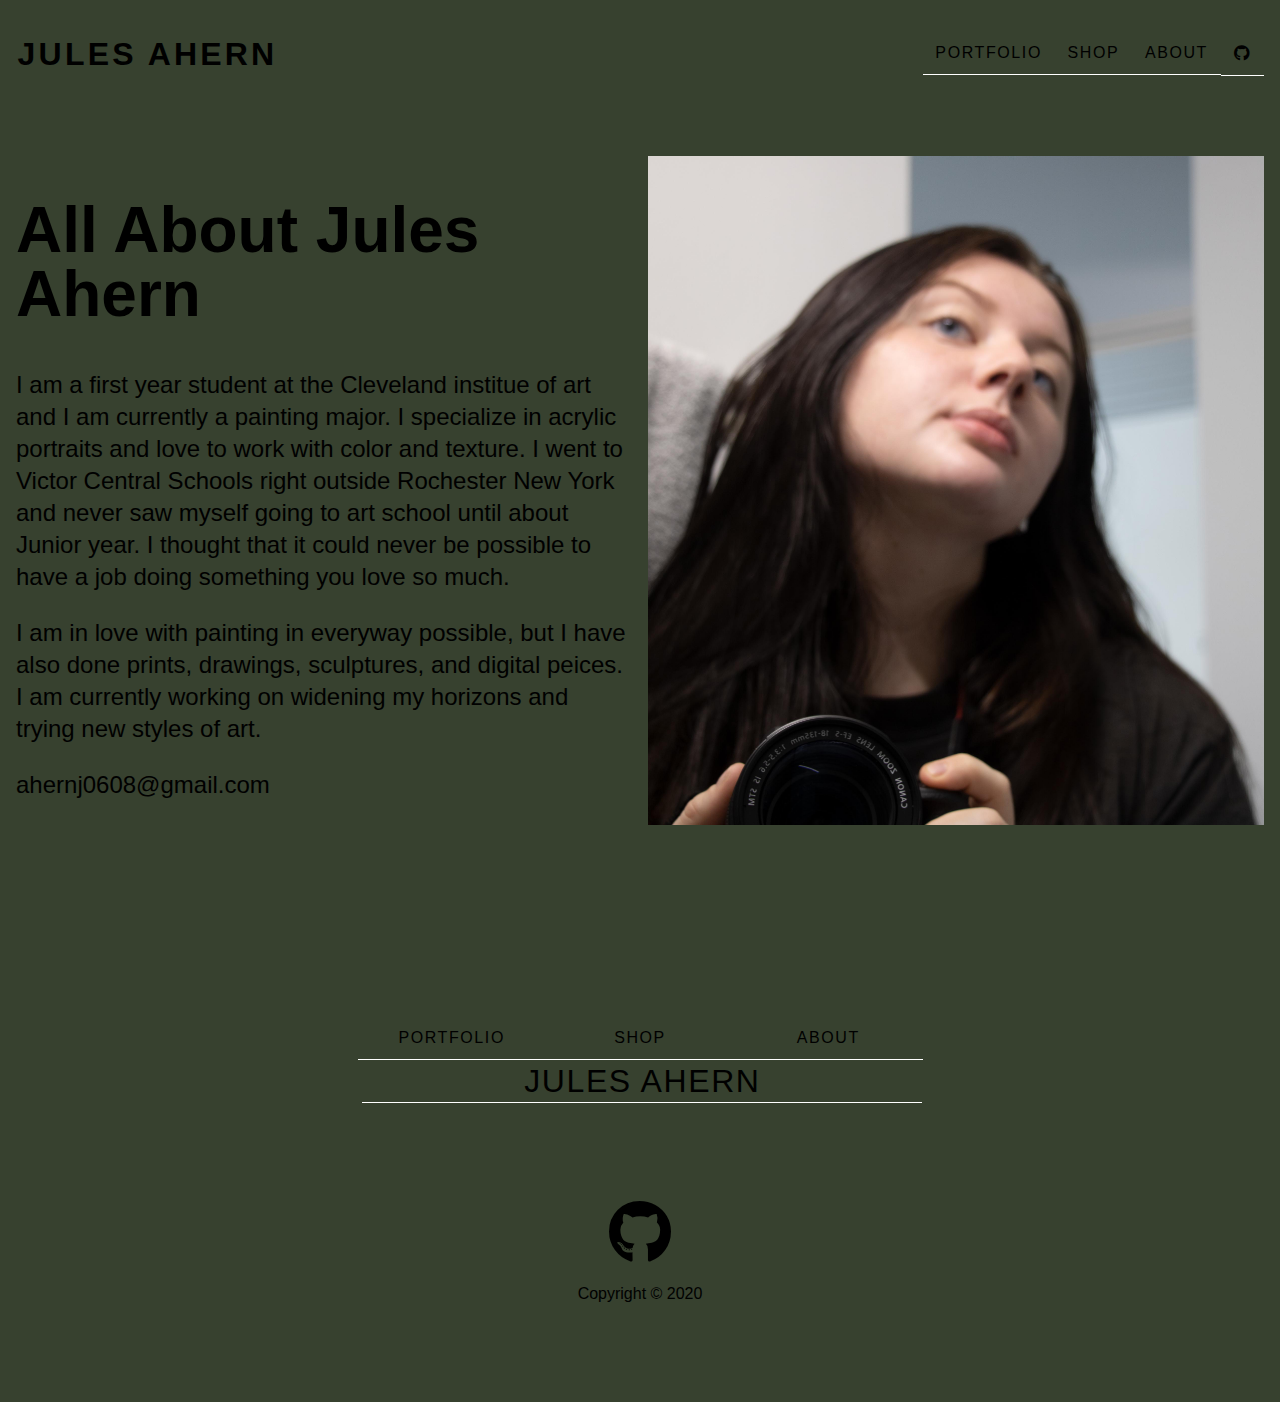
<file: about.html>
<!DOCTYPE html>
<html lang="en">
  <head>
    <meta charset="UTF-8" />
    <meta name="viewport" content="width=device-width, initial-scale=1.0" />
    <link rel="stylesheet" href="css/styles.css" />
    <link rel="stylesheet" href="css/glightbox.min.css" />
    <link rel="stylesheet" href="css/all.min.css" />
    <title>About Jules Ahern</title>
  </head>
  <body>
      <header>
      <nav class="nav-bar">
        <h1 class="logo"><a href="index.html">Jules Ahern</a></h1>
        <ul class="nav-menu">
          <li class="nav-item">
            <a href="portfolio.html">Portfolio</a>
          </li>
          <li class="nav-item">
            <a href="shop.html">Shop</a>
          </li>
          <li class="nav-item">
            <a href="about.html">About</a>
          </li>
          <li class="nav-item social-nav-item">
            <a href="https://github.com/JulesAhern" aria-label="Link to Github"
              ><i class="fab fa-github" aria-hidden="true"></i
            ></a>
          </li>
        </ul>
      </nav>
    </header>

    <main class="about-page">
        <section class="about-text">
            <h1>All About Jules Ahern</h1>
            <p>I am a first year student at the Cleveland institue of art and I am currently a painting major. I specialize in acrylic portraits and love to work with color and texture. I went to Victor Central Schools right outside Rochester New York and never saw myself going to art school until about Junior year. I thought that it could never be possible to have a job doing something you love so much.   </p>
            <p>I am in love with painting in everyway possible, but I have also done prints, drawings, sculptures, and digital peices. I am currently working on widening my horizons and trying new styles of art. </p>
            <p>ahernj0608@gmail.com</p>
        </section>
        <section class="about-image">
            <img src="img/jules-ahern-about-me-photo.jpg" alt="picture of me">
        </section>
    </main>

    <footer>
    </section>
    <nav class="nav-bar footer-nav">
      <ul class="nav-menu">
        <li class="nav-item">
          <a href="portfolio.html">Portfolio</a>
        </li>
        <li class="nav-item">
            <a href="shop.html">Shop</a>
          </li>
          <li class="nav-item">
            <a href="about.html">About</a>
          </li>
          <li class="nav-item logo footer-logo">
            <a href="index.html">Jules Ahern</a>
          </li>
    </ul>
    </nav>
    <section class="footer-social">
            <a href="https://github.com/JulesAhern" aria-label="Link to Github"
              ><i class="fab fa-github fa-4x" aria-hidden="true"></i
            ></a>
    </section>
    <p class="footer-copyright">Copyright &copy; 2020</p>
    </footer>
  </body>
</html>
</file>
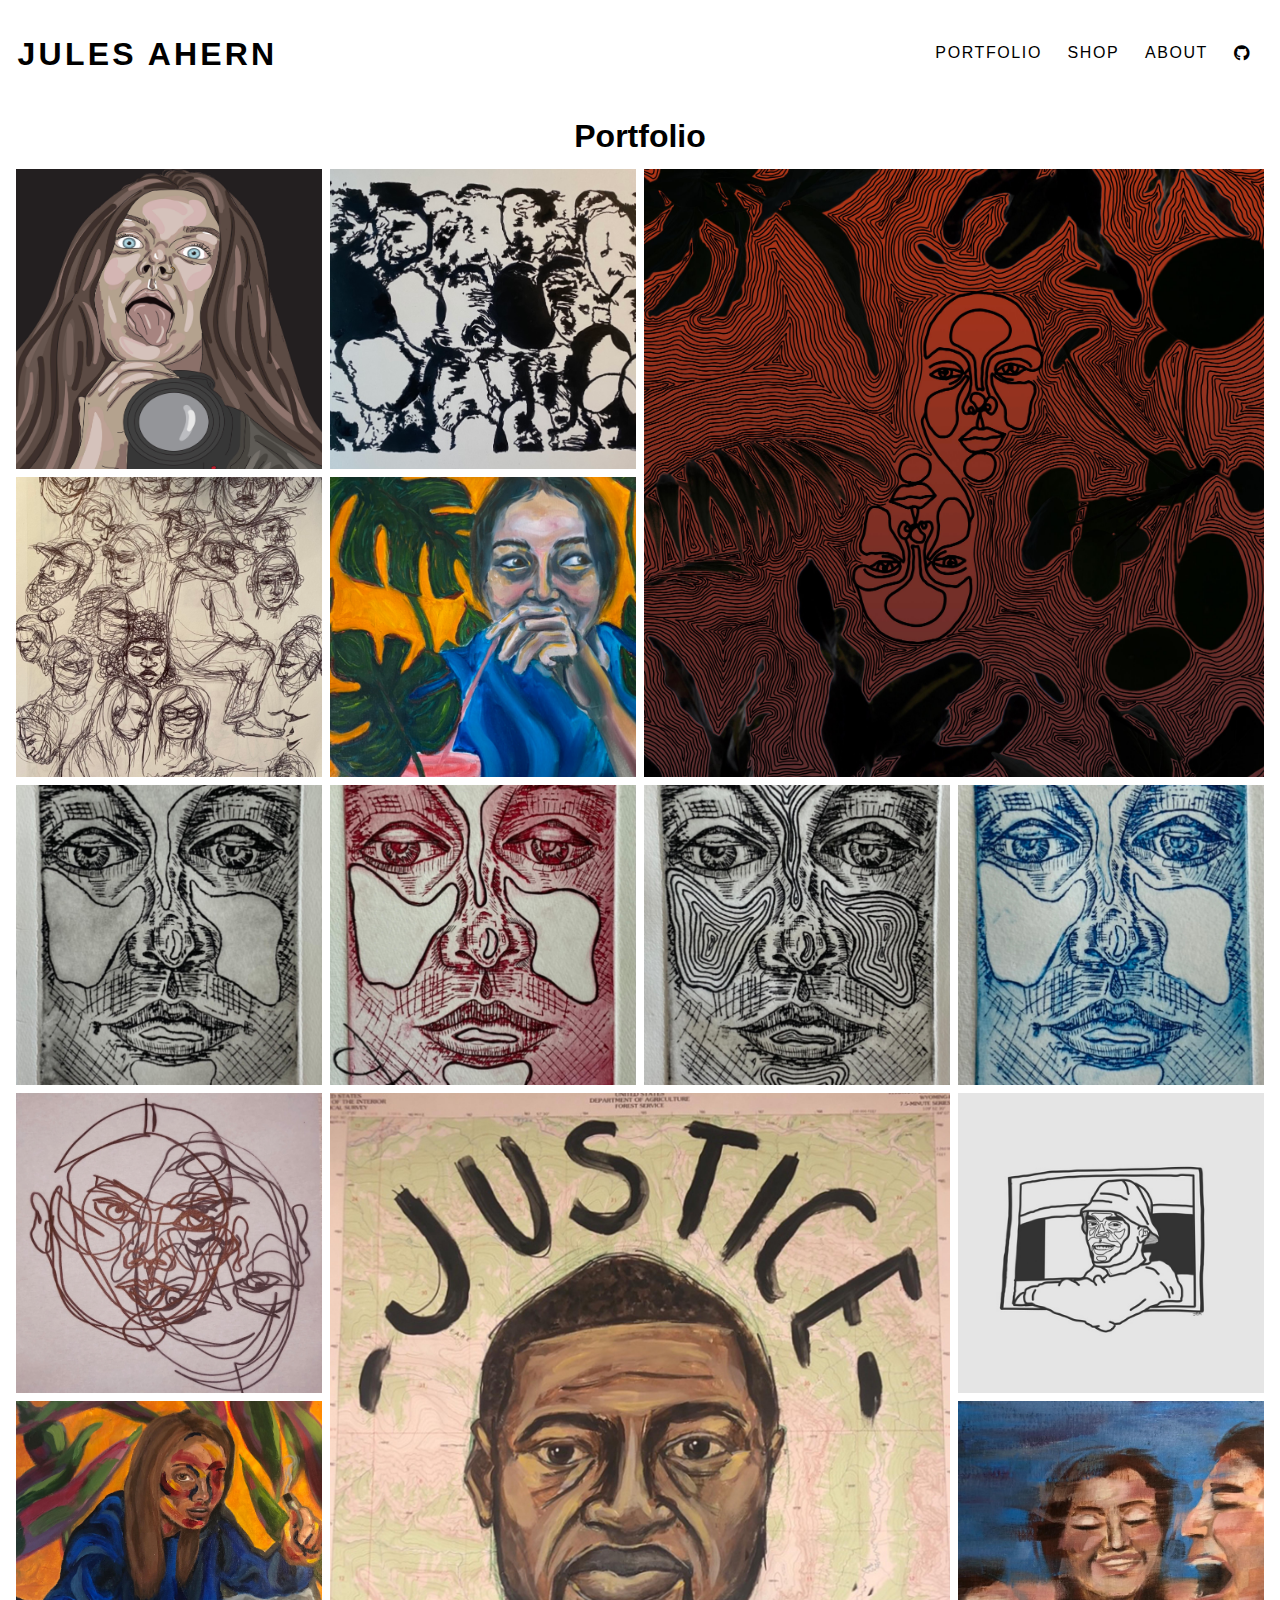
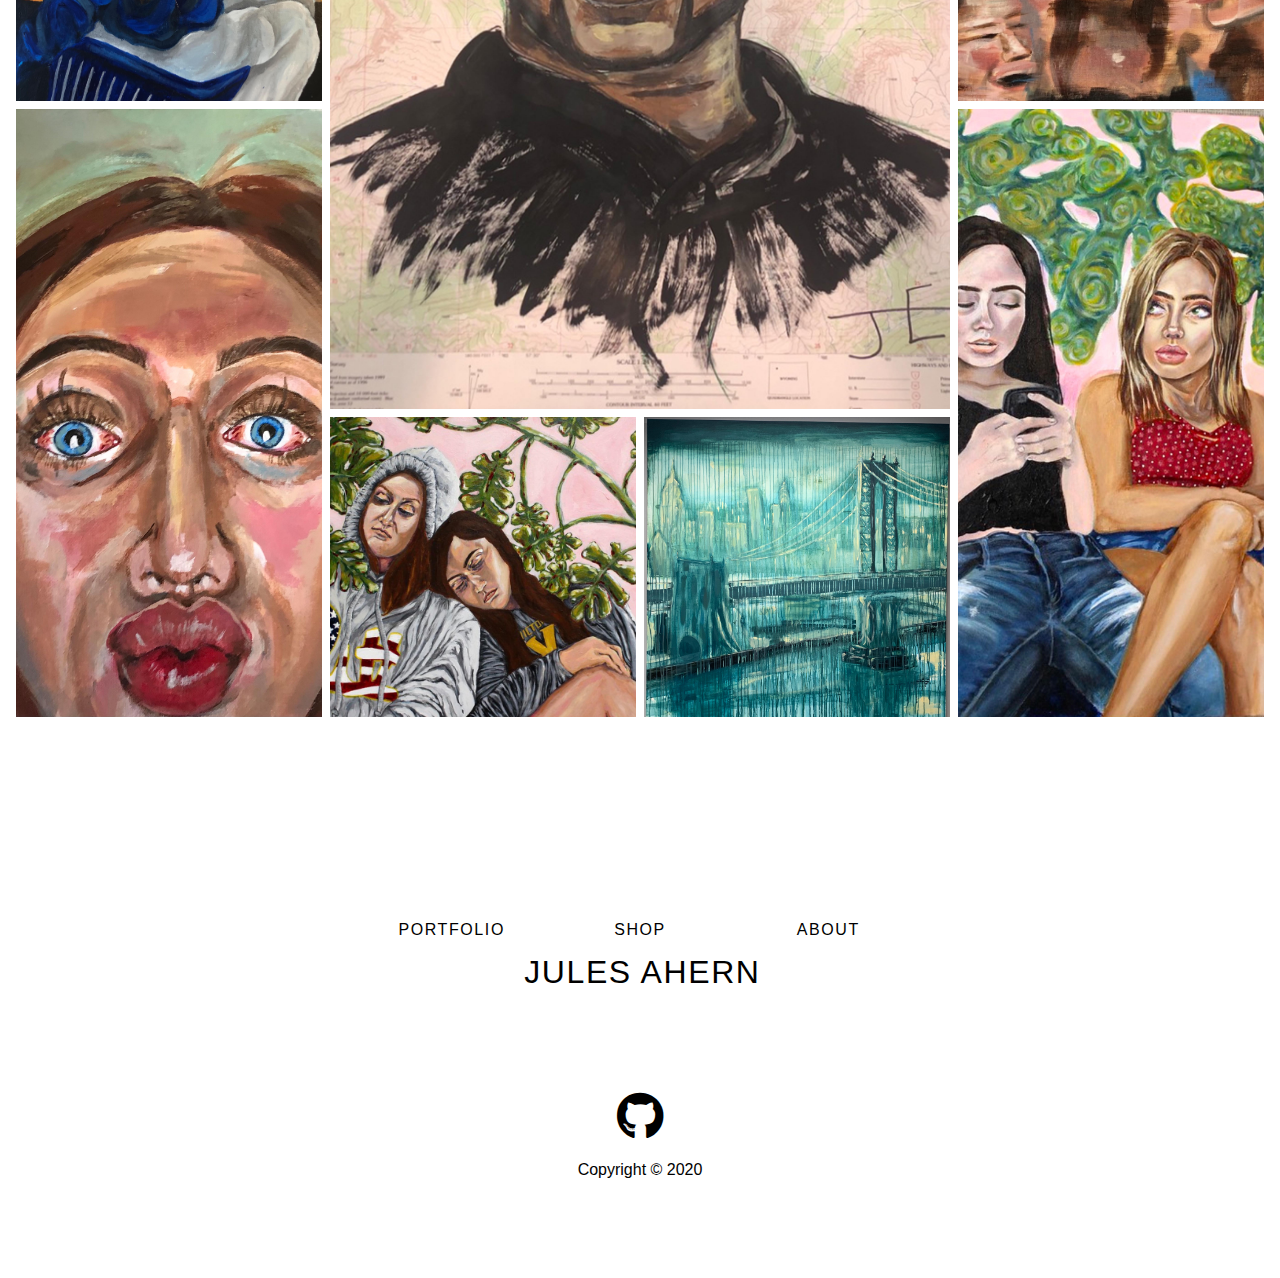
<file: portfolio.html>
<!DOCTYPE html>
<html lang="en">
  <head>
    <meta charset="UTF-8" />
    <meta name="viewport" content="width=device-width, initial-scale=1.0" />
    <link rel="stylesheet" href="css/styles.css" />
    <link rel="stylesheet" href="css/glightbox.min.css" />
    <link rel="stylesheet" href="css/all.min.css" />
    <title>Jules Ahern Portfolio</title>
    <style>
        body{
            background-color: white;
        }
    </style>
  </head>
  <body>
      <header>
      <nav class="nav-bar">
        <h1 class="logo"><a href="index.html">Jules Ahern</a></h1>
        <ul class="nav-menu">
          <li class="nav-item">
            <a href="portfolio.html">Portfolio</a>
          </li>
          <li class="nav-item">
            <a href="shop.html">Shop</a>
          </li>
          <li class="nav-item">
            <a href="about.html">About</a>
          </li>
          <li class="nav-item social-nav-item">
            <a href="https://github.com/JulesAhern" aria-label="Link to Github"
              ><i class="fab fa-github" aria-hidden="true"></i
            ></a>
          </li>
        </ul>
      </nav>
    </header>
<main class="gallery-page">
   <center><h1>Portfolio</h1></center> 
    <section class="portfolio-gallery gallery-span">
        <div class="gallery-item">
            <a href="img/jules-ahern-selfportrait-camera.jpg" class="glightbox"><img src="img/jules-ahern-selfportrait-camera.jpg" alt="Digital Drawing of Myself and Camera" class="gallery-img" title="Digital Drawing of Myself and a Camera"gallery-img"></a>
        </div>
        <div class="gallery-item">
            <a href="img/jules-ahern-fingerprints.jpg" class="glightbox"><img src="img/jules-ahern-fingerprints.jpg" alt="Painting of my Fingerprints" class="gallery-img" title="Painting of my Fingerprints"gallery-img"></a>
        </div>
        <div class="gallery-item w-2 h-2">
            <a href="img/jules-ahern-personality-selfportrait.jpg" class="glightbox"><img src="img/jules-ahern-personality-selfportrait.jpg" alt="Digital Drawing of Myself and Plants" class="gallery-img" title="Digital Drawing of Myself and Plants"gallery-img"></a>
        </div>
        <div class="gallery-item">
            <a href="img/jules-ahern-contourline-people.jpg" class="glightbox"><img src="img/jules-ahern-contourline-people.jpg" alt="Contour Line Drawing of People" class="gallery-img" title="Contour Line Drawinf of People"gallery-img"></a>
        </div>
        <div class="gallery-item">
            <a href="img/jules-ahern-hannah-painting.jpg" class="glightbox"><img src="img/jules-ahern-hannah-painting.jpg" alt="Painting of Hannah" class="gallery-img" title="Painting of my Bestfriend"gallery-img"></a>
        </div>
        <div class="gallery-item">
            <a href="img/jules-ahern-face-print-balck.jpg" class="glightbox"><img src="img/jules-ahern-face-print-balck.jpg" alt="Print of Face in Black" class="gallery-img" title="Print of face in Black"gallery-img"></a>
        </div>
        <div class="gallery-item">
            <a href="img/jules-ahern-face-print-red.jpg" class="glightbox"><img src="img/jules-ahern-face-print-red.jpg" alt="Print and drawing of Face in Red" class="gallery-img" title="Print and Drawing of Face in Red"gallery-img"></a>
        </div>
        <div class="gallery-item">
            <a href="img/jules-ahern-face-print-drawing-black.jpg" class="glightbox"><img src="img/jules-ahern-face-print-drawing-black.jpg" alt="Print and drawing in Black" class="gallery-img" title="Print and Drawing in Black"gallery-img"></a>
        </div>
        <div class="gallery-item">
            <a href="img/jules-ahern-face-print-blue.jpg" class="glightbox"><img src="img/jules-ahern-face-print-blue.jpg" alt="Print of Face in Blue" class="gallery-img" title="Print of Face in Blue"gallery-img"></a>
        </div>
        <div class="gallery-item">
            <a href="img/jules-ahern-contour-line-faces.jpg" class="glightbox"><img src="img/jules-ahern-contour-line-faces.jpg" alt="Contour Line Drawing of Face" class="gallery-img" title="Contour Line Drawing of Face"gallery-img"></a>
        </div>
        <div class="gallery-item w-2 h-3">
            <a href="img/jules-ahern-george-floyd-painting.jpg" class="glightbox"><img src="img/jules-ahern-george-floyd-painting.jpg" alt="Painting of George Floyd on Map" class="gallery-img" title="Painting of George Floyd on Map"gallery-img"></a>
        </div>
        <div class="gallery-item">
            <a href="img/jules-ahern-brockhampton.jpg" class="glightbox"><img src="img/jules-ahern-brockhampton.jpg" alt="Digital Drawing of Brockhampton" class="gallery-img" title="Digital Drawing of Brockhampton"gallery-img"></a>
        </div>
        <div class="gallery-item">
            <a href="img/jules-ahern-abby-painting.jpg" class="glightbox"><img src="img/jules-ahern-abby-painting.jpg" alt="Painting of Abby" class="gallery-img" title="Painting of my Friend"gallery-img"></a>
        </div>
        <div class="gallery-item">
            <a href="img/jules-ahern-staint-lawrence.jpg" class="glightbox"><img src="img/jules-ahern-staint-lawrence.jpg" alt="Paint of Aubrey's Friends" class="gallery-img" title="Painting of Girls in Motion"gallery-img"></a>
        </div>
        <div class="gallery-item h-2">
            <a href="img/jules-ahern-funny-self-portrait.jpg" class="glightbox"><img src="img/jules-ahern-funny-self-portrait.jpg" alt="Funny Painting of Myself" class="gallery-img" title="Funny Painting of Myself"gallery-img"></a>
        </div>
        <div class="gallery-item h-2">
            <a href="img/jules-ahern-hanna-julia-painting.jpg" class="glightbox"><img src="img/jules-ahern-hanna-julia-painting.jpg" alt="Painting of Hannah and Julia" class="gallery-img" title="Painting of my Friends"gallery-img"></a>
        </div>
        <div class="gallery-item">
            <a href="img/jules-ahern-hope-renee-painting.jpg" class="glightbox"><img src="img/jules-ahern-hope-renee-painting.jpg" alt="Painting of Hope and Renne" class="gallery-img" title="Paint of Friends"gallery-img"></a>
        </div>
        <div class="gallery-item">
            <a href="img/jules-ahern-bridge-painting.jpg" class="glightbox"><img src="img/jules-ahern-bridge-painting.jpg" alt="Painting of Blue Bridge class="gallery-img" title="Painting of Blue Bridge"gallery-img"></a>
        </div>
    </section>
</main>

    <footer>
    </section>
    <nav class="nav-bar footer-nav">
      <ul class="nav-menu">
        <li class="nav-item">
          <a href="portfolio.html">Portfolio</a>
        </li>
        <li class="nav-item">
            <a href="shop.html">Shop</a>
          </li>
          <li class="nav-item">
            <a href="about.html">About</a>
          </li>
          <li class="nav-item logo footer-logo">
            <a href="index.html">Jules Ahern</a>
          </li>
    </ul>
    </nav>
    <section class="footer-social">
            <a href="https://github.com/JulesAhern" aria-label="Link to Github"
              ><i class="fab fa-github fa-3x" aria-hidden="true"></i
            ></a>
    </section>
    <p class="footer-copyright">Copyright &copy; 2020</p>
    </footer>
    <script src="js/glightbox.min.js"></script>
    <script type="text/javascript">
    const lightbox = GLightbox({loop: true });</script>
  </body>
</html>
</file>
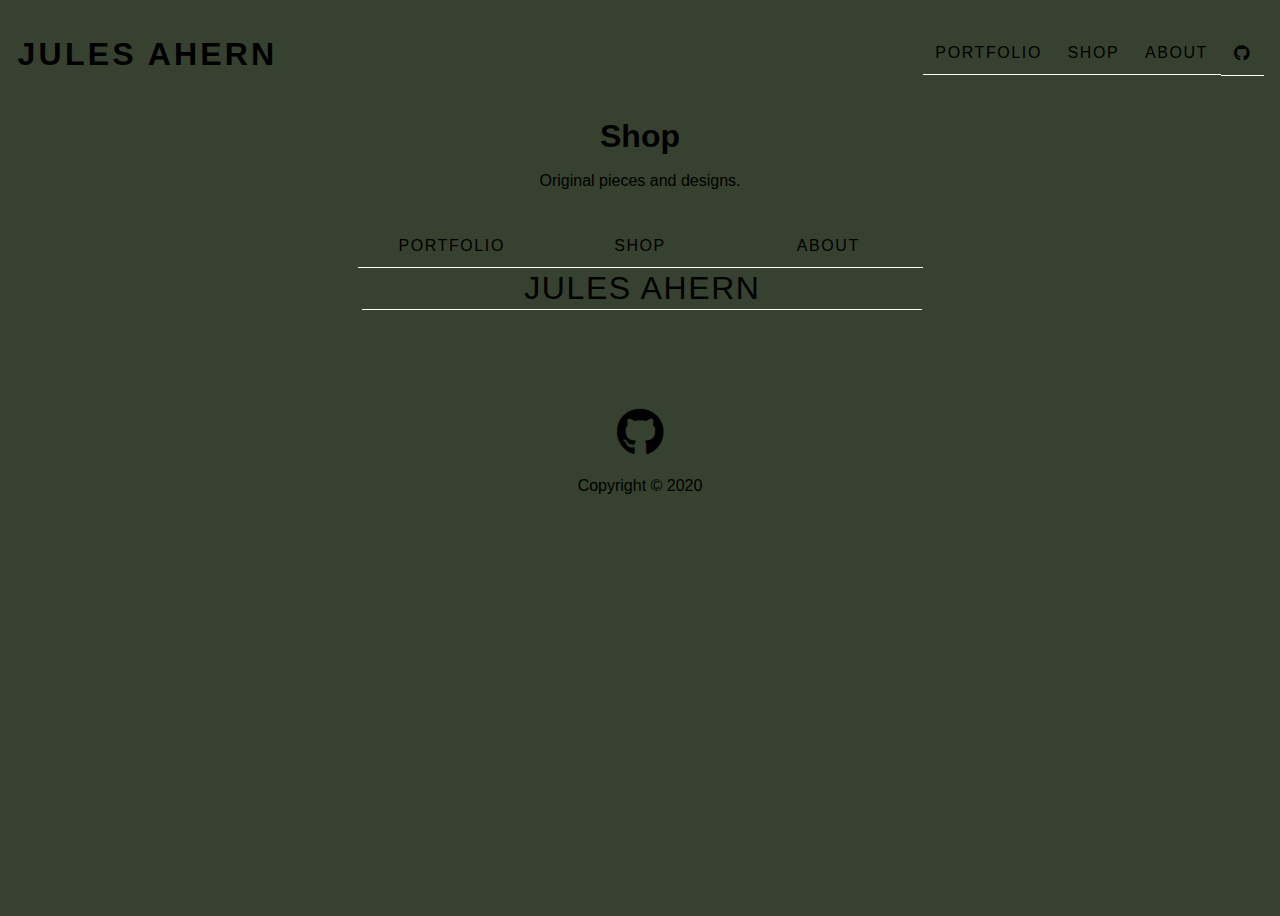
<file: shop.html>
<!DOCTYPE html>
<html lang="en">
  <head>
    <meta charset="UTF-8" />
    <meta name="viewport" content="width=device-width, initial-scale=1.0" />
    <link rel="stylesheet" href="css/styles.css" />
    <link rel="stylesheet" href="css/glightbox.min.css" />
    <link rel="stylesheet" href="css/all.min.css" />
    <title>Jules Ahern Homepage</title>
  </head>
  <body>
      <header>
      <nav class="nav-bar">
        <h1 class="logo"><a href="index.html">Jules Ahern</a></h1>
        <ul class="nav-menu">
          <li class="nav-item">
            <a href="portfolio.html">Portfolio</a>
          </li>
          <li class="nav-item">
            <a href="shop.html">Shop</a>
          </li>
          <li class="nav-item">
            <a href="about.html">About</a>
          </li>
          <li class="nav-item social-nav-item">
            <a href="https://github.com/JulesAhern" aria-label="Link to Github"
              ><i class="fab fa-github" aria-hidden="true"></i
            ></a>
          </li>
        </ul>
      </nav>
    </header>
    <main class="shop-page">
        <section class="text-box">
          <center><h1>Shop</h1></center>  
           <center><p>Original pieces and designs.</p></center> 
        </section>
        <section class="shop-box">
            <script type="text/javascript" src="https://www.redbubble.com/assets/external_portfolio.js"></script>
<script id="rb-xzfcxvzx" type="text/javascript">new RBExternalPortfolio('www.redbubble.com', 'jules-ahern', 3, 4).renderIframe();</script>
        </section>
    </main>
    <footer>
    </section>
    <nav class="nav-bar footer-nav">
      <ul class="nav-menu">
        <li class="nav-item">
          <a href="portfolio.html">Portfolio</a>
        </li>
        <li class="nav-item">
            <a href="shop.html">Shop</a>
          </li>
          <li class="nav-item">
            <a href="about.html">About</a>
          </li>
          <li class="nav-item logo footer-logo">
            <a href="index.html">Jules Ahern</a>
          </li>
    </ul>
    </nav>
    <section class="footer-social">
            <a href="https://github.com/JulesAhern" aria-label="Link to Github"
              ><i class="fab fa-github fa-3x" aria-hidden="true"></i
            ></a>
    </section>
    <p class="footer-copyright">Copyright &copy; 2020</p>
    </footer>
  </body>
</html>
</file>
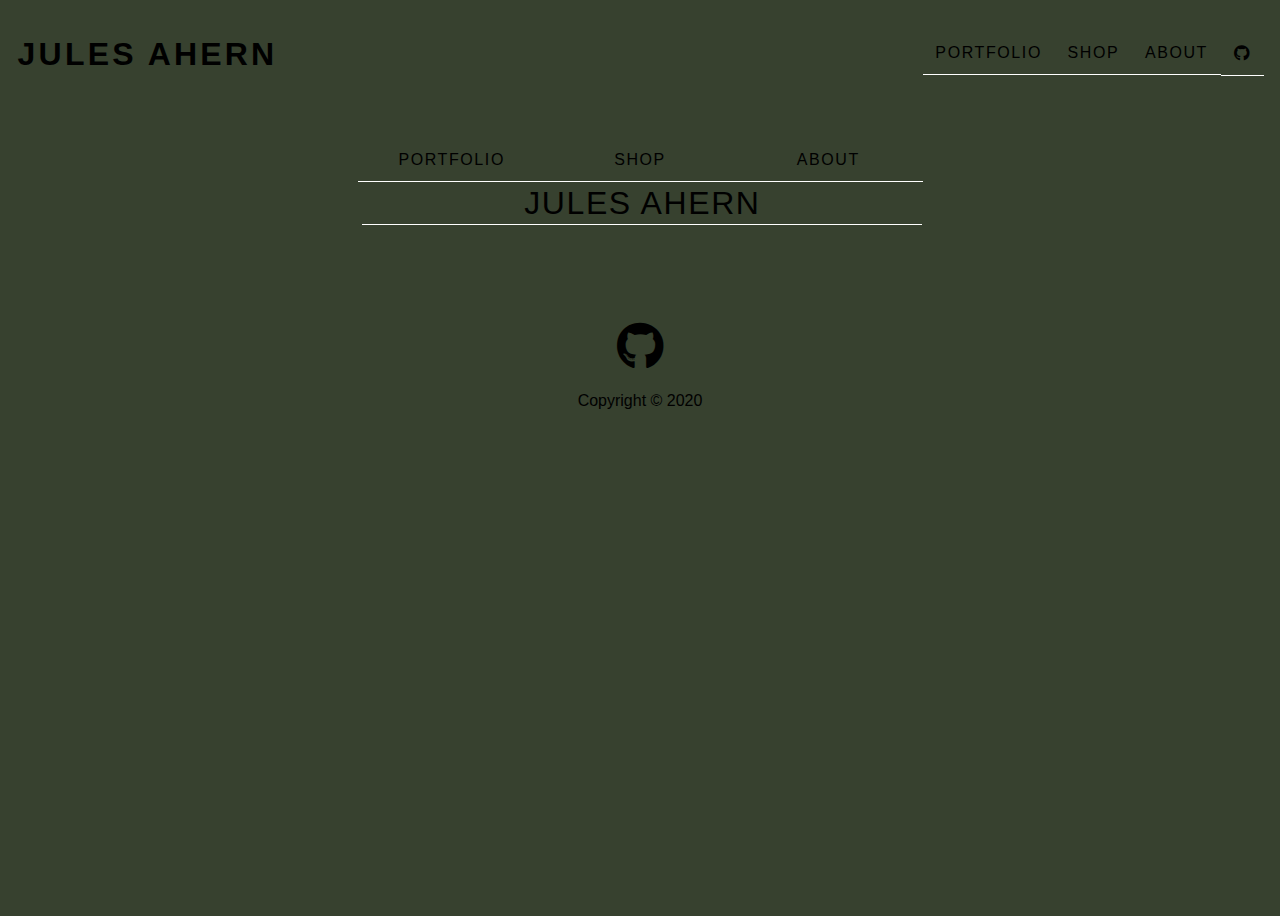
<file: template.html>
<!DOCTYPE html>
<html lang="en">
  <head>
    <meta charset="UTF-8" />
    <meta name="viewport" content="width=device-width, initial-scale=1.0" />
    <link rel="stylesheet" href="css/styles.css" />
    <link rel="stylesheet" href="css/glightbox.min.css" />
    <link rel="stylesheet" href="css/all.min.css" />
    <title>Jules Ahern Homepage</title>
  </head>
  <body>
      <header>
      <nav class="nav-bar">
        <h1 class="logo"><a href="index.html">Jules Ahern</a></h1>
        <ul class="nav-menu">
          <li class="nav-item">
            <a href="portfolio.html">Portfolio</a>
          </li>
          <li class="nav-item">
            <a href="shop.html">Shop</a>
          </li>
          <li class="nav-item">
            <a href="about.html">About</a>
          </li>
          <li class="nav-item social-nav-item">
            <a href="https://github.com/JulesAhern" aria-label="Link to Github"
              ><i class="fab fa-github" aria-hidden="true"></i
            ></a>
          </li>
        </ul>
      </nav>
    </header>
    <footer>
    </section>
    <nav class="nav-bar footer-nav">
      <ul class="nav-menu">
        <li class="nav-item">
          <a href="portfolio.html">Portfolio</a>
        </li>
        <li class="nav-item">
            <a href="shop.html">Shop</a>
          </li>
          <li class="nav-item">
            <a href="about.html">About</a>
          </li>
          <li class="nav-item logo footer-logo">
            <a href="index.html">Jules Ahern</a>
          </li>
    </ul>
    </nav>
    <section class="footer-social">
            <a href="https://github.com/JulesAhern" aria-label="Link to Github"
              ><i class="fab fa-github fa-3x" aria-hidden="true"></i
            ></a>
    </section>
    <p class="footer-copyright">Copyright &copy; 2020</p>
    </footer>
  </body>
</html>
</file>
<file: css/styles.css>
/*basic styles*/
html {
  font-size: 100%;
  line-height: 1.5rem;
  box-sizing: border-box;
  font-family: Arial, Helvetica, sans-serif;
  height: 100%;
}

body {
  margin: 0 auto;
  padding: 0;
  min-height: 100%;
  background-color: rgb(55, 65, 47);
}

*,
*::before,
*::after {
  box-sizing: inherit;
}

img,
video {
  width: 100%;
  height: auto;
  display: block;
}

/* Begin Header Navbar Styles*/
.nav-bar {
  display: flex;
  flex-wrap: wrap;
  justify-content: center;
  align-items: center;
  line-height: 1rem;
  overflow: hidden;
}

.logo,
.nav-menu {
  text-transform: uppercase;
}
.logo,
.nav-item {
  white-space: nowrap;
}

.nav-menu {
  list-style: none;
  display: flex;
  flex-wrap: wrap;
  justify-content: space-evenly;
  align-items: center;
  padding: 0;
  margin: 0;
}

.nav-item {
  flex: 1 0 33.3%;
  text-align: center;
}

.social-nav-item {
  flex: 1 1 10%;
}

.logo a,
.nav-menu a {
  display: block;
  text-decoration: none;
  letter-spacing: 0.2rem;
  padding: 0.8rem;
  color: #000;
}

.logo a {
  font-weight: 700;
  font-size: 2rem;
}

.nav-menu a {
  font-weight: 400;
  letter-spacing: 0.1rem;
  border-bottom: 1px solid #fff;
  transition: all ease 0.1s;
}

.nav-menu a:hover {
  border-bottom: 1px solid #000;
}

/* Hero header Navbar Changes */

.hero-nav {
  background-color: none;
  grid-column: 1/-1;
  grid-row: 1/ -1;
  background: none;
  align-content: top;
  z-index: 10;
}

.hero-nav .logo a,
.hero-nav .nav-menu a {
  color: white;
}

.hero-nav .nav-menu a:hover {
  border-bottom: 1px solid #ffffff;
}

.hero-nav .nav-menu a {
  border-bottom: 1px solid rgba(0, 0, 0, 0);
}

/* Homepage Hero */

.hero-box {
  display: grid;
  grid-template-columns: 1fr;
  grid-template-rows: 1fr;
  grid-gap: 0;
  align-content: center;
  justify-content: center;
  align-items: start;
  height: 100%;
}

.hero-image-box {
  height: 100vh;
  max-width: 100%;
  display: grid;
  grid-column: 1 / -1;
  grid-row: 1 / -1;
}

.hero-image-box::after {
  content: "";
  background-color: rgba(0, 0, 0, 0.4);
  height: 100%;
  width: 100%;
  position: absolute;
  top: 0;
  left: 0;
}

.hero-img,
.hero-video {
  width: 100%;
  height: 100%;
  object-fit: cover;
}

.hero-video {
  background-color: #000;
  background-image: url("../img/stilltrees.jpg");
  background-repeat: no-repeat;
  background-size: cover;
  background-position: center;
}

.hero-text-box {
  grid-row: 1 / -1;
  grid-column: 1 / -1;
  align-self: center;
  padding: 1rem;
  z-index: 10;
  text-align: center;
}

.hero-heading {
  font-size: 1.5rem;
  letter-spacing: 0.05rem;
  font-weight: bold;
  text-transform: uppercase;
  color: white;
}

.hero-text {
  font-size: 1rem;
  margin-top: 0.5rem;
  color: white;
}

.hero-button {
  display: inline-block;
  padding: 0.75rem 2rem;
  background: none;
  color: white;
  font-size: 2rem;
  font-weight: bold;
  border: 1px solid white;
  margin-top: 2rem;
}

.hero-button:hover {
  transform: scale(1.1);
}

.hero-button:active {
  background: rgba(0, 0, 0, 0.3);
}

/* About Page CSS */
.about-page {
  padding: 2rem 1rem 10rem 1rem;
  display: grid;
  grid-template-columns: 1fr;
  height: 100%;
}

.about-text {
  margin: 0 auto;
}

.about-text h1 {
  font-size: 2rem;
  line-height: 2rem;
}

.about-image img {
  height: 100%;
  object-fit: cover;
}

.gallery-img {
  height: 100%;
  object-fit: cover;
  transition: 0.5s ease-in-out;
}

.gallery-img:hover {
  transform: scale(1.5);
}

.gallery-span {
  grid-template-columns: 1fr;
  grid-auto-flow: dense;
}

.w-1,
.w-2,
.w-3,
.w-4,
.w-5,
.w-6 {
  grid-column: span 1;
}

.h-1,
.h-2,
.h-3,
.h-4,
.h-5,
.h-6 {
  grid-row: span 1;
}

/* Begin grid Galleries Styles*/
.gallery-page {
  padding: 0 1rem 10rem 1rem;
}

.portfolio-gallery {
  display: grid;
  grid-template-columns: repeat(auto-fit, minmax(300px, 1fr));
  grid-gap: 0.5rem;
  grid-auto-rows: 300px;
}

.gallery-item {
  height: 100%;
  width: 100%;
  overflow: hidden;
}

/* Footer Nav Extra Styles */

.footer-logo {
  white-space: nowrap;
}

.footer-social {
  display: flex;
  justify-content: center;
  padding-top: 3rem;
}

.footer-social a {
  color: black;
  padding: 0.1rem;
}

.footer-copyright {
  text-align: center;
  padding-bottom: 6rem;
}

/* Add Media Queries for large screens */

@media (min-width: 600px) {
  .nav-bar {
    line-height: 1.5rem;
  }
  .nav-menu {
    padding: 0 1rem;
  }
  .nav-item {
    flex: 1 1;
  }
  .hero-nav {
    padding-bottom: 1rem;
  }
  .hero-heading {
    font-size: 4rem;
    line-height: 4rem;
  }

  .hero-text-box {
    padding: 2rem;
  }
  .hero-text {
    font-size: 2rem;
    line-height: 2rem;
  }

  .about-page {
    grid-template-columns: 1fr 1fr;
    grid-gap: 1rem;
  }

  .about-text h1 {
    font-size: 3rem;
    line-height: 3rem;
  }
  .about-text p {
    font-size: 1.5rem;
  }

  /* Grid column and row spans for wider screens*/
  .w-1 {
    grid-column: span 1;
  }
  .w-2 {
    grid-column: span 2;
  }
  .w-3 {
    grid-column: span 3;
  }
  .w-4 {
    grid-column: span 4;
  }
  .w-5 {
    grid-column: span 5;
  }
  .w-6 {
    grid-column: span 6;
  }
  .h-1 {
    grid-row: span 1;
  }
  .h-2 {
    grid-row: span 2;
  }
  .h-3 {
    grid-row: span 3;
  }
  .h-4 {
    grid-row: span 4;
  }
  .h-5 {
    grid-row: span 5;
  }
  .h-6 {
    grid-row: span 6;
  }
  .gallery-span {
    grid-template-columns: repeat 96, 1fr;
  }

  .footer-nav {
    padding-top: 2rem;
  }
  .footer-logo {
    flex-basis: 100%;
  }
}

@media (min-width: 920px) {
  body {
    max-width: 1400px;
  }
  .hero-body {
    max-width: unset;
  }
  .nav-bar {
    justify-content: space-between;
    padding: 1rem 0;
    margin: 1rem auto 2rem auto;
    line-height: 1rem;
  }
  .nav-menu: {
    width: auto;
    justify-self: end;
  }

  .logo {
    margin: 0 0 0 0.3rem;
    justify-self: start;
  }
  .hero-nav {
    width: 100%;
  }
  .about-text h1 {
    font-size: 4rem;
    line-height: 4rem;
  }

  .about-text p {
    font-size: 1.5rem;
    line-height: 2rem;
  }

  .footer-nav {
    justify-content: space-evenly;
  }
}
</file>
